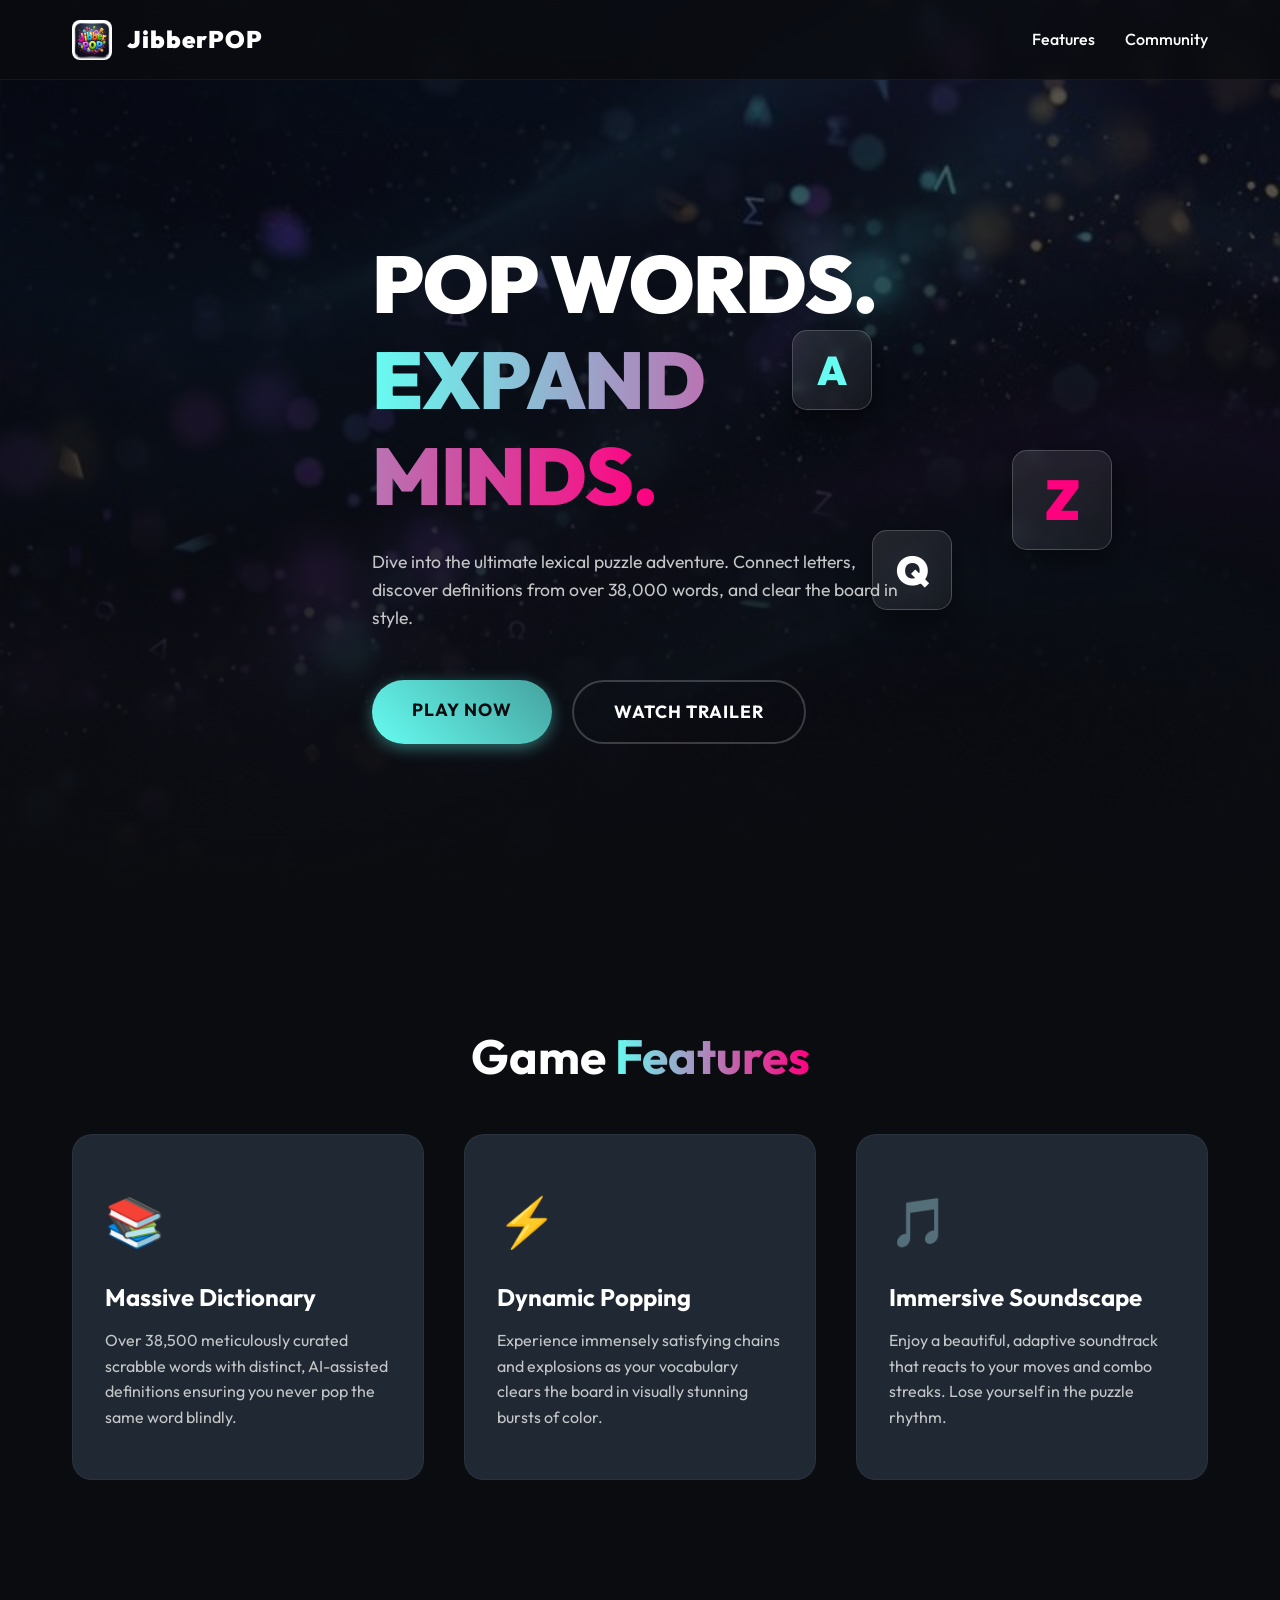
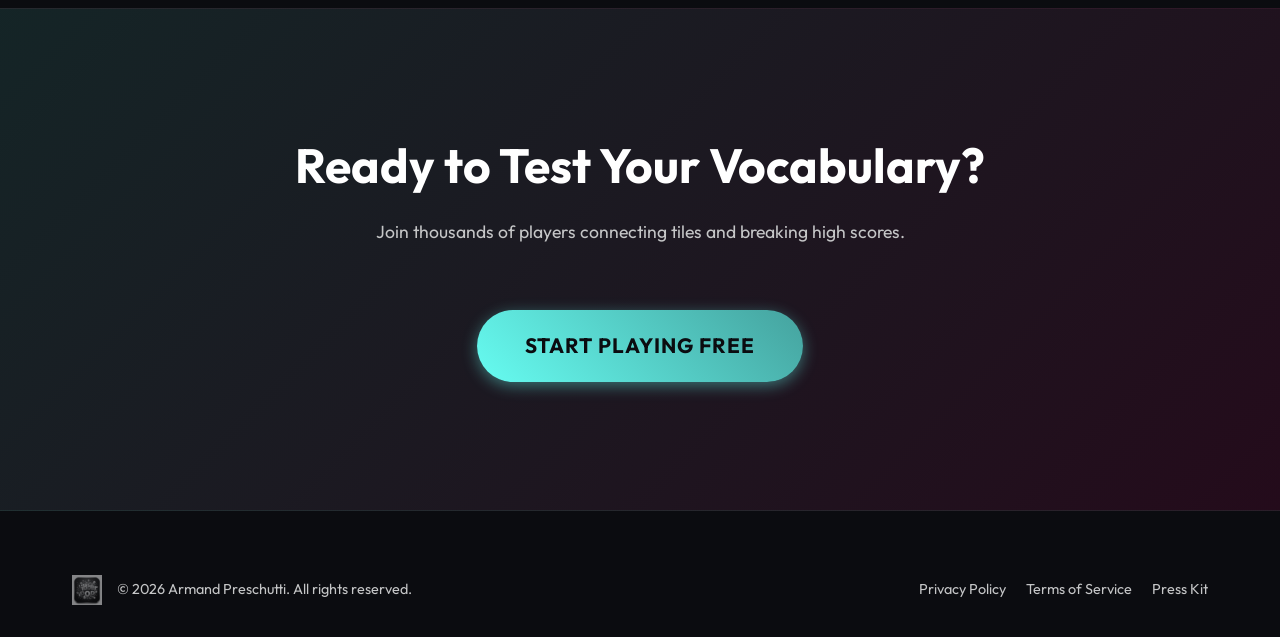
<file: index.html>
<!DOCTYPE html>
<html lang="en">
<head>
    <meta charset="UTF-8">
    <meta name="viewport" content="width=device-width, initial-scale=1.0">
    <title>JibberPOP | A Word Puzzle Game Experience</title>
    <meta name="description" content="Discover JibberPOP, the ultimate scrabble-definition popping word puzzle game. Play for free today and expand your vocabulary!">
    <link rel="stylesheet" href="styles.css">
    <link href="https://fonts.googleapis.com/css2?family=Outfit:wght@300;500;700;900&display=swap" rel="stylesheet">
</head>
<body>
    <div id="loader">
        <div class="loader-circle"></div>
    </div>
    <header>
        <div class="container nav-container">
            <div class="logo">
                <img src="assets/images/logo.png" alt="JibberPOP Logo">
                <span>JibberPOP</span>
            </div>
            <nav>
                <ul>
                    <li><a href="#features">Features</a></li>
                    <li><a href="#community">Community</a></li>
                </ul>
            </nav>
        </div>
    </header>

    <main>
        <section class="hero">
            <div class="hero-bg"></div>
            <div class="container hero-content">
                <h1 class="glitch" data-text="POP WORDS.">POP WORDS.<br><span class="highlight">EXPAND MINDS.</span></h1>
                <p>Dive into the ultimate lexical puzzle adventure. Connect letters, discover definitions from over 38,000 words, and clear the board in style.</p>
                <div class="hero-cta">
                    <a href="#play" class="btn btn-primary glow-effect">Play Now</a>
                    <a href="#trailer" class="btn btn-secondary">Watch Trailer</a>
                </div>
            </div>
            <div class="hero-image-wrapper">
                 <!-- Example floating element -->
                 <div class="floating-tile tile-1">A</div>
                 <div class="floating-tile tile-2">Z</div>
                 <div class="floating-tile tile-3">Q</div>
            </div>
        </section>

        <section id="features" class="features">
            <div class="container">
                <h2>Game <span class="highlight">Features</span></h2>
                <div class="features-grid">
                    <div class="feature-card">
                        <div class="icon">📚</div>
                        <h3>Massive Dictionary</h3>
                        <p>Over 38,500 meticulously curated scrabble words with distinct, AI-assisted definitions ensuring you never pop the same word blindly.</p>
                    </div>
                    <div class="feature-card">
                        <div class="icon">⚡</div>
                        <h3>Dynamic Popping</h3>
                        <p>Experience immensely satisfying chains and explosions as your vocabulary clears the board in visually stunning bursts of color.</p>
                    </div>
                    <div class="feature-card">
                        <div class="icon">🎵</div>
                        <h3>Immersive Soundscape</h3>
                        <p>Enjoy a beautiful, adaptive soundtrack that reacts to your moves and combo streaks. Lose yourself in the puzzle rhythm.</p>
                    </div>
                </div>
            </div>
        </section>

        <section class="cta-banner">
            <div class="container">
                <h2>Ready to Test Your Vocabulary?</h2>
                <p>Join thousands of players connecting tiles and breaking high scores.</p>
                <a href="#play" class="btn btn-primary glow-effect btn-large">Start Playing Free</a>
            </div>
        </section>
    </main>

    <footer>
        <div class="container footer-content">
            <div class="footer-brand">
                <img src="assets/images/logo.png" alt="JibberPOP Logo" class="footer-logo">
                <p>&copy; 2026 Armand Preschutti. All rights reserved.</p>
            </div>
            <div class="footer-links">
                <a href="privacy.html">Privacy Policy</a>
                <a href="#">Terms of Service</a>
                <a href="#">Press Kit</a>
            </div>
        </div>
    </footer>

    <script src="script.js"></script>
</body>
</html>
</file>
<file: styles.css>
/* CSS Reset and Variables */
:root {
    --bg-color: #0b0c10;
    --surface-color: #1f2833;
    --primary-color: #66fcf1;
    --primary-dark: #45a29e;
    --secondary-color: #c5c6c7;
    --text-color: #ffffff;
    --accent-color: #ff007f;
    --font-main: 'Outfit', sans-serif;
    --nav-height: 80px;
}

* {
    margin: 0;
    padding: 0;
    box-sizing: border-box;
}

html {
    scroll-behavior: smooth;
}

body {
    font-family: var(--font-main);
    background-color: var(--bg-color);
    color: var(--text-color);
    line-height: 1.6;
    overflow-x: hidden;
}

.container {
    max-width: 1200px;
    margin: 0 auto;
    padding: 0 2rem;
}

/* Typography */
h1, h2, h3 {
    font-weight: 700;
    line-height: 1.2;
}

h1 {
    font-size: 5rem;
    font-weight: 900;
    letter-spacing: -1px;
    margin-bottom: 1.5rem;
    text-transform: uppercase;
}

h2 {
    font-size: 3rem;
    margin-bottom: 3rem;
    text-align: center;
}

p {
    font-size: 1.1rem;
    color: var(--secondary-color);
    margin-bottom: 2rem;
}

.highlight {
    background: linear-gradient(90deg, var(--primary-color), var(--accent-color));
    -webkit-background-clip: text;
    background-clip: text;
    -webkit-text-fill-color: transparent;
}

/* Buttons */
.btn {
    display: inline-block;
    padding: 1rem 2.5rem;
    border-radius: 50px;
    font-size: 1.1rem;
    font-weight: 700;
    text-decoration: none;
    transition: all 0.3s ease;
    cursor: pointer;
    border: none;
    text-transform: uppercase;
    letter-spacing: 1px;
}

.btn-primary {
    background: linear-gradient(45deg, var(--primary-color), var(--primary-dark));
    color: var(--bg-color);
    box-shadow: 0 4px 15px rgba(102, 252, 241, 0.4);
}

.btn-primary:hover {
    transform: translateY(-3px);
    box-shadow: 0 8px 25px rgba(102, 252, 241, 0.6);
}

.btn-secondary {
    background: transparent;
    color: var(--text-color);
    border: 2px solid rgba(255, 255, 255, 0.2);
}

.btn-secondary:hover {
    background: rgba(255, 255, 255, 0.1);
    border-color: var(--text-color);
}

.glow-effect {
    position: relative;
}

.glow-effect::after {
    content: '';
    position: absolute;
    top: -2px; left: -2px; right: -2px; bottom: -2px;
    background: linear-gradient(45deg, var(--primary-color), var(--accent-color), var(--primary-color));
    z-index: -1;
    border-radius: 54px;
    background-size: 400%;
    animation: glowing 20s linear infinite;
    opacity: 0;
    transition: opacity 0.3s ease-in-out;
}

.glow-effect:hover::after {
    opacity: 1;
}

@keyframes glowing {
    0% { background-position: 0 0; }
    50% { background-position: 400% 0; }
    100% { background-position: 0 0; }
}

/* Nav */
header {
    position: fixed;
    top: 0;
    width: 100%;
    height: var(--nav-height);
    background: rgba(11, 12, 16, 0.8);
    backdrop-filter: blur(10px);
    z-index: 1000;
    border-bottom: 1px solid rgba(255, 255, 255, 0.05);
}

.nav-container {
    display: flex;
    justify-content: space-between;
    align-items: center;
    height: 100%;
}

.logo {
    display: flex;
    align-items: center;
    gap: 15px;
    font-size: 1.5rem;
    font-weight: 900;
    letter-spacing: 1px;
}

.logo img {
    height: 40px;
    width: auto;
    border-radius: 8px;
    transition: transform 0.3s ease;
}

.logo:hover img {
    transform: rotate(10deg) scale(1.1);
}

nav ul {
    list-style: none;
    display: flex;
    gap: 30px;
}

nav a {
    color: var(--text-color);
    text-decoration: none;
    font-weight: 500;
    transition: color 0.3s ease;
    position: relative;
}

nav a::after {
    content: '';
    position: absolute;
    bottom: -5px;
    left: 0;
    width: 0;
    height: 2px;
    background: var(--primary-color);
    transition: width 0.3s ease;
}

nav a:hover {
    color: var(--primary-color);
}

nav a:hover::after {
    width: 100%;
}

/* Hero Section */
.hero {
    position: relative;
    min-height: 100vh;
    display: flex;
    align-items: center;
    padding-top: var(--nav-height);
    overflow: hidden;
}

.hero-bg {
    position: absolute;
    top: 0; left: 0; width: 100%; height: 100%;
    background: url('assets/images/hero_bg.png') no-repeat center center/cover;
    opacity: 0.6;
    z-index: -2;
}

.hero::after {
    content: '';
    position: absolute;
    top: 0; left: 0; width: 100%; height: 100%;
    background: linear-gradient(to bottom, rgba(11, 12, 16, 0.3) 0%, rgba(11, 12, 16, 1) 100%);
    z-index: -1;
}

.hero-content {
    max-width: 600px;
    z-index: 1;
    position: relative;
}

.hero-cta {
    display: flex;
    gap: 20px;
    margin-top: 3rem;
}

/* Floating Tiles Animation */
.hero-image-wrapper {
    position: absolute;
    right: 10%;
    top: 50%;
    transform: translateY(-50%);
    width: 400px;
    height: 400px;
    z-index: 0;
    pointer-events: none;
}

.floating-tile {
    position: absolute;
    background: linear-gradient(135deg, rgba(255,255,255,0.1), rgba(255,255,255,0.05));
    border: 1px solid rgba(255,255,255,0.2);
    backdrop-filter: blur(5px);
    width: 80px;
    height: 80px;
    display: flex;
    align-items: center;
    justify-content: center;
    border-radius: 15px;
    font-size: 2.5rem;
    font-weight: 900;
    color: var(--primary-color);
    box-shadow: 0 10px 30px rgba(0,0,0,0.5);
    animation: float 6s ease-in-out infinite;
}

.tile-1 { top: 20%; left: 10%; animation-delay: 0s; color: var(--primary-color); }
.tile-2 { top: 50%; right: 10%; animation-delay: -2s; color: var(--accent-color); font-size: 3.5rem; width: 100px; height: 100px; }
.tile-3 { bottom: 10%; left: 30%; animation-delay: -4s; color: #fff; }

@keyframes float {
    0% { transform: translateY(0px) rotate(0deg); }
    50% { transform: translateY(-20px) rotate(5deg); }
    100% { transform: translateY(0px) rotate(0deg); }
}

/* Features */
.features {
    padding: 8rem 0;
    position: relative;
}

.features-grid {
    display: grid;
    grid-template-columns: repeat(auto-fit, minmax(300px, 1fr));
    gap: 40px;
}

.feature-card {
    background: var(--surface-color);
    padding: 3rem 2rem;
    border-radius: 20px;
    transition: transform 0.4s cubic-bezier(0.175, 0.885, 0.32, 1.275);
    border: 1px solid rgba(255,255,255,0.05);
    position: relative;
    overflow: hidden;
}

.feature-card::before {
    content: '';
    position: absolute;
    top: 0; left: 0; width: 100%; height: 5px;
    background: linear-gradient(90deg, var(--primary-color), var(--accent-color));
    transform: scaleX(0);
    transform-origin: left;
    transition: transform 0.4s ease;
}

.feature-card:hover {
    transform: translateY(-10px);
    box-shadow: 0 20px 40px rgba(0,0,0,0.4);
}

.feature-card:hover::before {
    transform: scaleX(1);
}

.feature-card .icon {
    font-size: 3rem;
    margin-bottom: 1.5rem;
}

.feature-card h3 {
    font-size: 1.5rem;
    margin-bottom: 1rem;
}

.feature-card p {
    font-size: 1rem;
    margin-bottom: 0;
}

/* CTA Banner */
.cta-banner {
    padding: 8rem 0;
    text-align: center;
    background: linear-gradient(135deg, rgba(102, 252, 241, 0.1), rgba(255, 0, 127, 0.1));
    border-top: 1px solid rgba(255,255,255,0.05);
    border-bottom: 1px solid rgba(255,255,255,0.05);
}

.cta-banner h2 {
    margin-bottom: 1.5rem;
}

.btn-large {
    font-size: 1.3rem;
    padding: 1.2rem 3rem;
    margin-top: 2rem;
}

/* Footer */
footer {
    padding: 4rem 0 2rem;
    background: var(--bg-color);
}

.footer-content {
    display: flex;
    justify-content: space-between;
    align-items: center;
    flex-wrap: wrap;
    gap: 20px;
}

.footer-brand {
    display: flex;
    align-items: center;
    gap: 15px;
}

.footer-logo {
    height: 30px;
    filter: grayscale(100%) opacity(0.5);
    transition: filter 0.3s;
}

.footer-brand:hover .footer-logo {
    filter: grayscale(0%) opacity(1);
}

.footer-brand p {
    margin: 0;
    font-size: 0.9rem;
}

.footer-links {
    display: flex;
    gap: 20px;
}

.footer-links a {
    color: var(--secondary-color);
    text-decoration: none;
    font-size: 0.9rem;
    transition: color 0.3s;
}

.footer-links a:hover {
    color: var(--primary-color);
}

/* Loader */
#loader {
    position: fixed;
    top: 0; left: 0; width: 100%; height: 100%;
    background: var(--bg-color);
    z-index: 9999;
    display: flex;
    justify-content: center;
    align-items: center;
    transition: opacity 0.5s ease;
}

.loader-circle {
    width: 60px;
    height: 60px;
    border: 5px solid rgba(255,255,255,0.1);
    border-top-color: var(--primary-color);
    border-radius: 50%;
    animation: spin 1s linear infinite;
}

@keyframes spin { 100% { transform: rotate(360deg); } }

/* Responsive */
@media (max-width: 768px) {
    h1 { font-size: 3rem; }
    .hero-content { text-align: center; margin: 0 auto; }
    .hero-cta { justify-content: center; flex-direction: column; }
    .hero-image-wrapper { display: none; }
    .nav-container { flex-direction: column; justify-content: center; gap: 1rem; }
    header { height: auto; padding: 1rem 0; }
    .hero { padding-top: 120px; }
}

/* Privacy Page / Markdown Styles */
.privacy-page {
    padding-top: calc(var(--nav-height) + 50px);
    padding-bottom: 50px;
    min-height: 80vh;
}
.privacy-container {
    background: var(--surface-color);
    padding: 3rem;
    border-radius: 20px;
    border: 1px solid rgba(255,255,255,0.05);
    box-shadow: 0 10px 30px rgba(0,0,0,0.5);
}
.markdown-body {
    color: var(--text-color);
}
.markdown-body h1, .markdown-body h2, .markdown-body h3 {
    text-align: left;
    margin-top: 2rem;
    margin-bottom: 1rem;
    color: var(--primary-color);
}
.markdown-body h1 { font-size: 2.5rem; }
.markdown-body h2 { font-size: 2rem; border-bottom: 1px solid rgba(255,255,255,0.1); padding-bottom: 0.5rem; }
.markdown-body h3 { font-size: 1.5rem; color: var(--text-color); }
.markdown-body p { font-size: 1.1rem; color: var(--secondary-color); margin-bottom: 1rem; }
.markdown-body ul { margin-bottom: 1.5rem; padding-left: 2rem; }
.markdown-body li { color: var(--secondary-color); font-size: 1.1rem; margin-bottom: 0.5rem; }
.markdown-body a { color: var(--accent-color); text-decoration: none; transition: color 0.3s; }
.markdown-body a:hover { color: var(--primary-color); text-decoration: underline; }
.markdown-body table { width: 100%; border-collapse: collapse; margin-bottom: 2rem; }
.markdown-body th, .markdown-body td { border: 1px solid rgba(255,255,255,0.1); padding: 12px; text-align: left; }
.markdown-body th { background: rgba(0,0,0,0.3); color: var(--primary-color); }
.markdown-body hr { border: 0; border-bottom: 1px solid rgba(255,255,255,0.1); margin: 2rem 0; }
.markdown-body strong { color: var(--text-color); }
</file>
